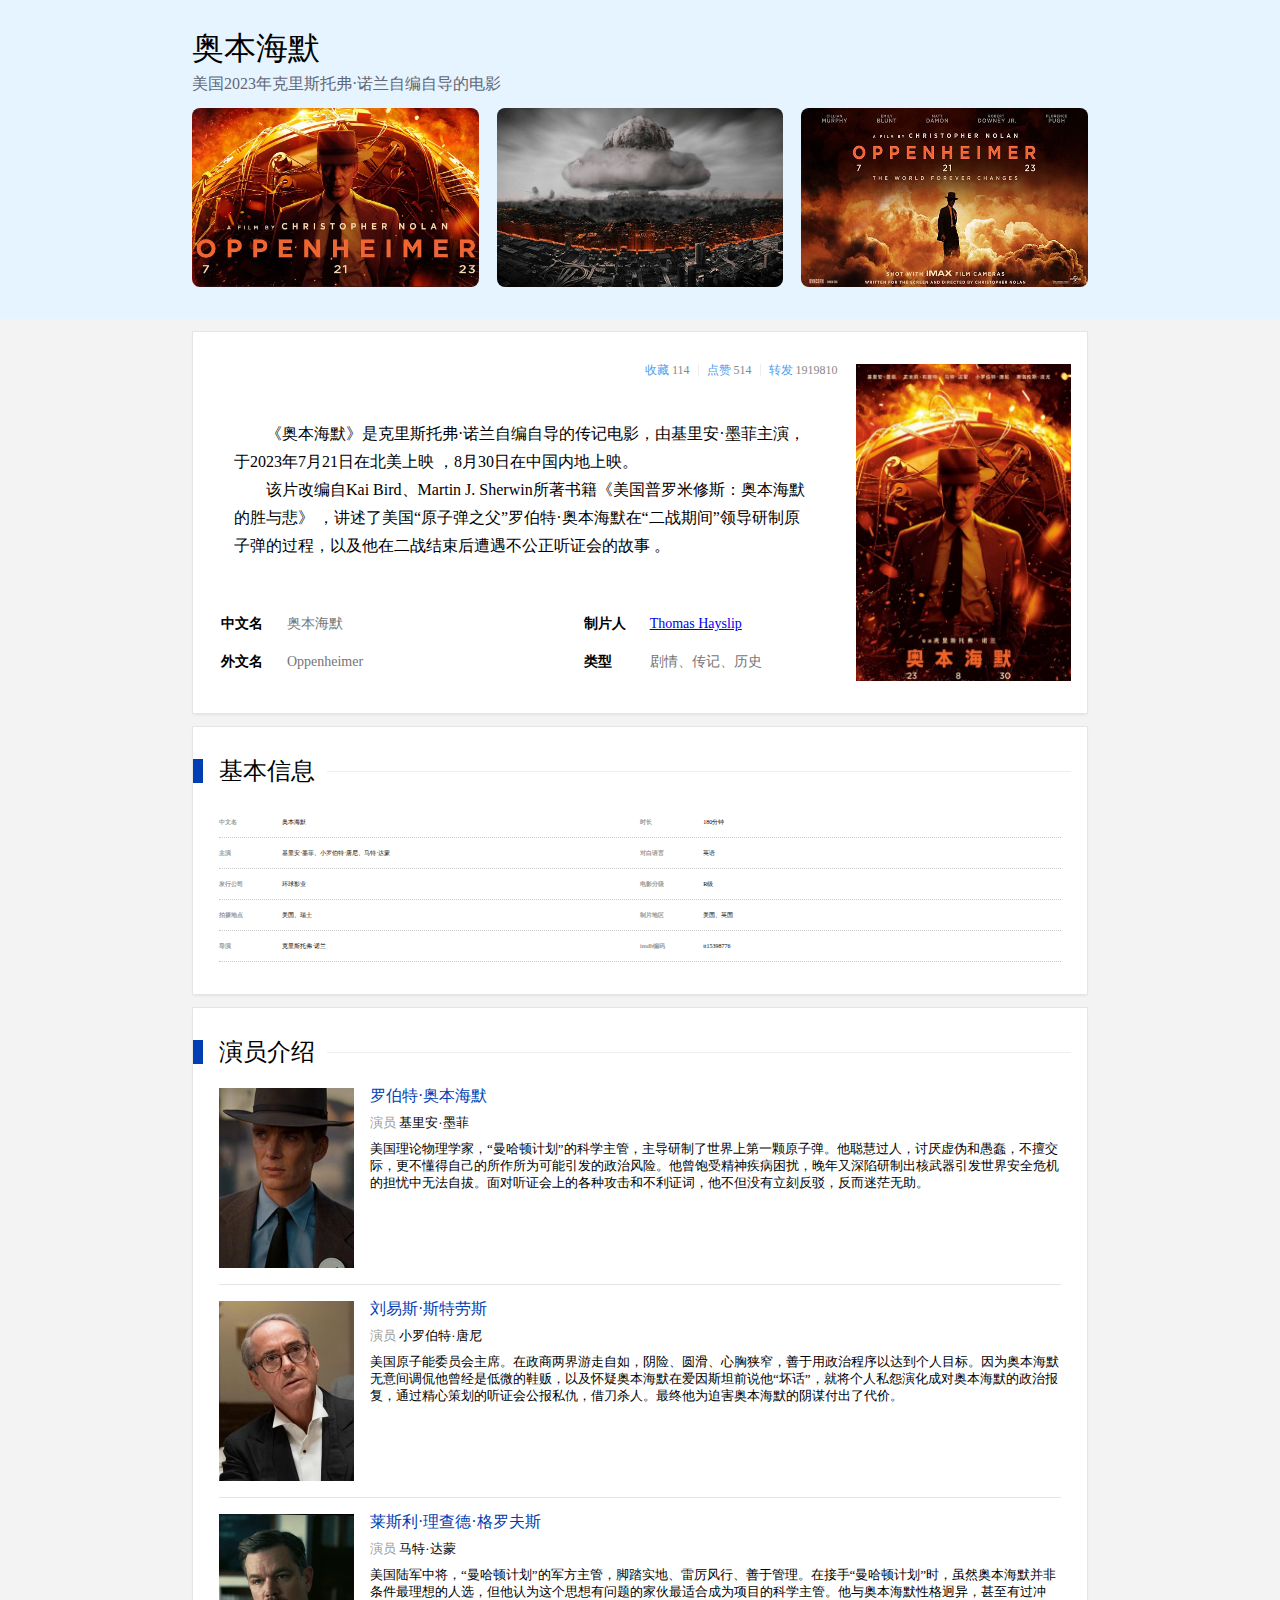
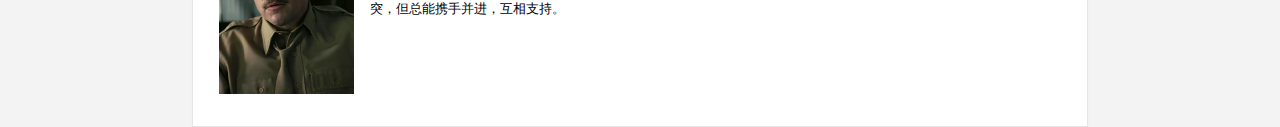
<file: javascript/01 MyFavorityTV/index.html>
<!DOCTYPE html>
<html lang="en">
<head>
    <meta charset="UTF-8">
    <title>我最喜欢的电影——奥本海默</title>
    <link rel="stylesheet" href="./reset.css">
    <link rel="stylesheet" href="style.css">
</head>
<body class="app">
<div class="overview">
    <div class="overview-wrapper">
        <h1 class="title">奥本海默</h1>
        <p class="tip">美国2023年克里斯托弗·诺兰自编自导的电影</p>
        <div class="overview-img">
            <img src="./images/overview_01.jpg" alt="">
            <img src="./images/overview_02.jpg" alt="">
            <img src="./images/overview_03.jpg" alt="">
        </div>
    </div>
</div>

<!-- 主要信息：双栏 -->
<div class="main-content">
    <div class="overall-intro item">
        <div class="overall-intro-text">
            <div class="overall-static">
                <div class="overall-static-item">
                <span class="name">
                收藏
                </span>
                    <span class="num">
                114
                </span>
                </div>
                <div class="overall-static-item">
                <span class="name">
                点赞
                </span>
                    <span class="num">
                514
                </span>
                </div>
                <div class="overall-static-item">
                <span class="name">
                转发
                </span>
                    <span class="num">
                1919810
                </span>
                </div>
            </div>
            <div class="overall-desc">
                <p class="overall-desc-item">
                    《奥本海默》是克里斯托弗·诺兰自编自导的传记电影，由基里安·墨菲主演，于2023年7月21日在北美上映
                    ，8月30日在中国内地上映。
                </p>
                <p class="overall-desc-item">
                    该片改编自Kai Bird、Martin J. Sherwin所著书籍《美国普罗米修斯：奥本海默的胜与悲》
                    ，讲述了美国“原子弹之父”罗伯特·奥本海默在“二战期间”领导研制原子弹的过程，以及他在二战结束后遭遇不公正听证会的故事
                    。
                </p>
            </div>
            <div class="overall-desc-wrapper">
                <div class="row">
                    <div class="row-item">
                        <span class="row-name">中文名</span>
                        <span class="row-data">奥本海默</span>
                    </div>
                    <div class="row-item">
                        <span class="row-name">制片人</span>
                        <span class="row-data">
                    <a href="https://baike.baidu.com/item/Thomas%20Hayslip/60766207?fromModule=lemma_inlink">
                        Thomas Hayslip
                    </a>
                </span>
                    </div>
                </div>
                <div class="row">
                    <div class="row-item">
                        <span class="row-name">外文名</span>
                        <span class="row-data">Oppenheimer</span>
                    </div>
                    <div class="row-item">
                        <span class="row-name">类型</span>
                        <span class="row-data">剧情、传记、历史</span>
                    </div>
                </div>
            </div>
        </div>
        <img class="overall-intro-image" src="./images/main_right.jpg" alt="电影海报">
    </div>

    <!-- 基本信息介绍列表 -->
    <div class="base-intro item">
        <div class="title-wrapper">
            <div class="title">基本信息</div>
            <div class="line"></div>
        </div>
        <div class="content-wrapper">
            <div class="row">
                <div class="col">
                    <span class="row-name">中文名</span>
                    <span class="row-data">奥本海默</span>
                </div>
                <div class="col">
                    <span class="row-name">时长</span>
                    <span class="row-data">180分钟</span>
                </div>
            </div>
            <div class="row">
                <div class="col">
                    <span class="row-name">主演</span>
                    <span class="row-data">基里安·墨菲、小罗伯特·唐尼、马特·达蒙</span>
                </div>
                <div class="col">
                    <span class="row-name">对白语言</span>
                    <span class="row-data">英语</span>
                </div>
            </div>
            <div class="row">
                <div class="col">
                    <span class="row-name">发行公司</span>
                    <span class="row-data">环球影业</span>
                </div>
                <div class="col">
                    <span class="row-name">电影分级</span>
                    <span class="row-data">R级</span>
                </div>
            </div>
            <div class="row">
                <div class="col">
                    <span class="row-name">拍摄地点</span>
                    <span class="row-data">美国、瑞士</span>
                </div>
                <div class="col">
                    <span class="row-name">制片地区</span>
                    <span class="row-data">美国、英国</span>
                </div>
            </div>
            <div class="row">
                <div class="col">
                    <span class="row-name">导演</span>
                    <span class="row-data">克里斯托弗·诺兰</span>
                </div>
                <div class="col">
                    <span class="row-name">imdb编码</span>
                    <span class="row-data">tt15398776</span>
                </div>
            </div>
        </div>
    </div>

    <!-- 演员信息 -->
    <div class="actor-intro item">
        <div class="title-wrapper">
            <div class="title">演员介绍</div>
            <div class="line"></div>
        </div>
        <ul class="actor-list">
            <li class="actor-item">
                <img class="actor-img" src="./images/actor01.jpg" alt="actor1">
                <div class="actor-desc">
                    <div class="role-name">罗伯特·奥本海默</div>
                    <div class="actor-name">
                        <span class="label">演员</span>
                        <span class="name">基里安·墨菲</span>
                    </div>
                    <p class="role-detail">
                        美国理论物理学家，“曼哈顿计划”的科学主管，主导研制了世界上第一颗原子弹。他聪慧过人，讨厌虚伪和愚蠢，不擅交际，更不懂得自己的所作所为可能引发的政治风险。他曾饱受精神疾病困扰，晚年又深陷研制出核武器引发世界安全危机的担忧中无法自拔。面对听证会上的各种攻击和不利证词，他不但没有立刻反驳，反而迷茫无助。
                    </p>
                </div>
            </li>
            <li class="actor-item">
                <img class="actor-img" src="./images/actor02.jpg" alt="actor1">
                <div class="actor-desc">
                    <div class="role-name">刘易斯·斯特劳斯</div>
                    <div class="actor-name">
                        <span class="label">演员</span>
                        <span class="name">小罗伯特·唐尼</span>
                    </div>
                    <p class="role-detail">
                        美国原子能委员会主席。在政商两界游走自如，阴险、圆滑、心胸狭窄，善于用政治程序以达到个人目标。因为奥本海默无意间调侃他曾经是低微的鞋贩，以及怀疑奥本海默在爱因斯坦前说他“坏话”，就将个人私怨演化成对奥本海默的政治报复，通过精心策划的听证会公报私仇，借刀杀人。最终他为迫害奥本海默的阴谋付出了代价。
                    </p>
                </div>
            </li>
            <li class="actor-item">
                <img class="actor-img" src="./images/actor03.jpg" alt="actor1">
                <div class="actor-desc">
                    <div class="role-name">莱斯利·理查德·格罗夫斯</div>
                    <div class="actor-name">
                        <span class="label">演员</span>
                        <span class="name">马特·达蒙</span>
                    </div>
                    <p class="role-detail">
                        美国陆军中将，“曼哈顿计划”的军方主管，脚踏实地、雷厉风行、善于管理。在接手“曼哈顿计划”时，虽然奥本海默并非条件最理想的人选，但他认为这个思想有问题的家伙最适合成为项目的科学主管。他与奥本海默性格迥异，甚至有过冲突，但总能携手并进，互相支持。
                    </p>
                </div>
            </li>
        </ul>
    </div>
</div>

</body>
<script>

</script>
</html>
</file>
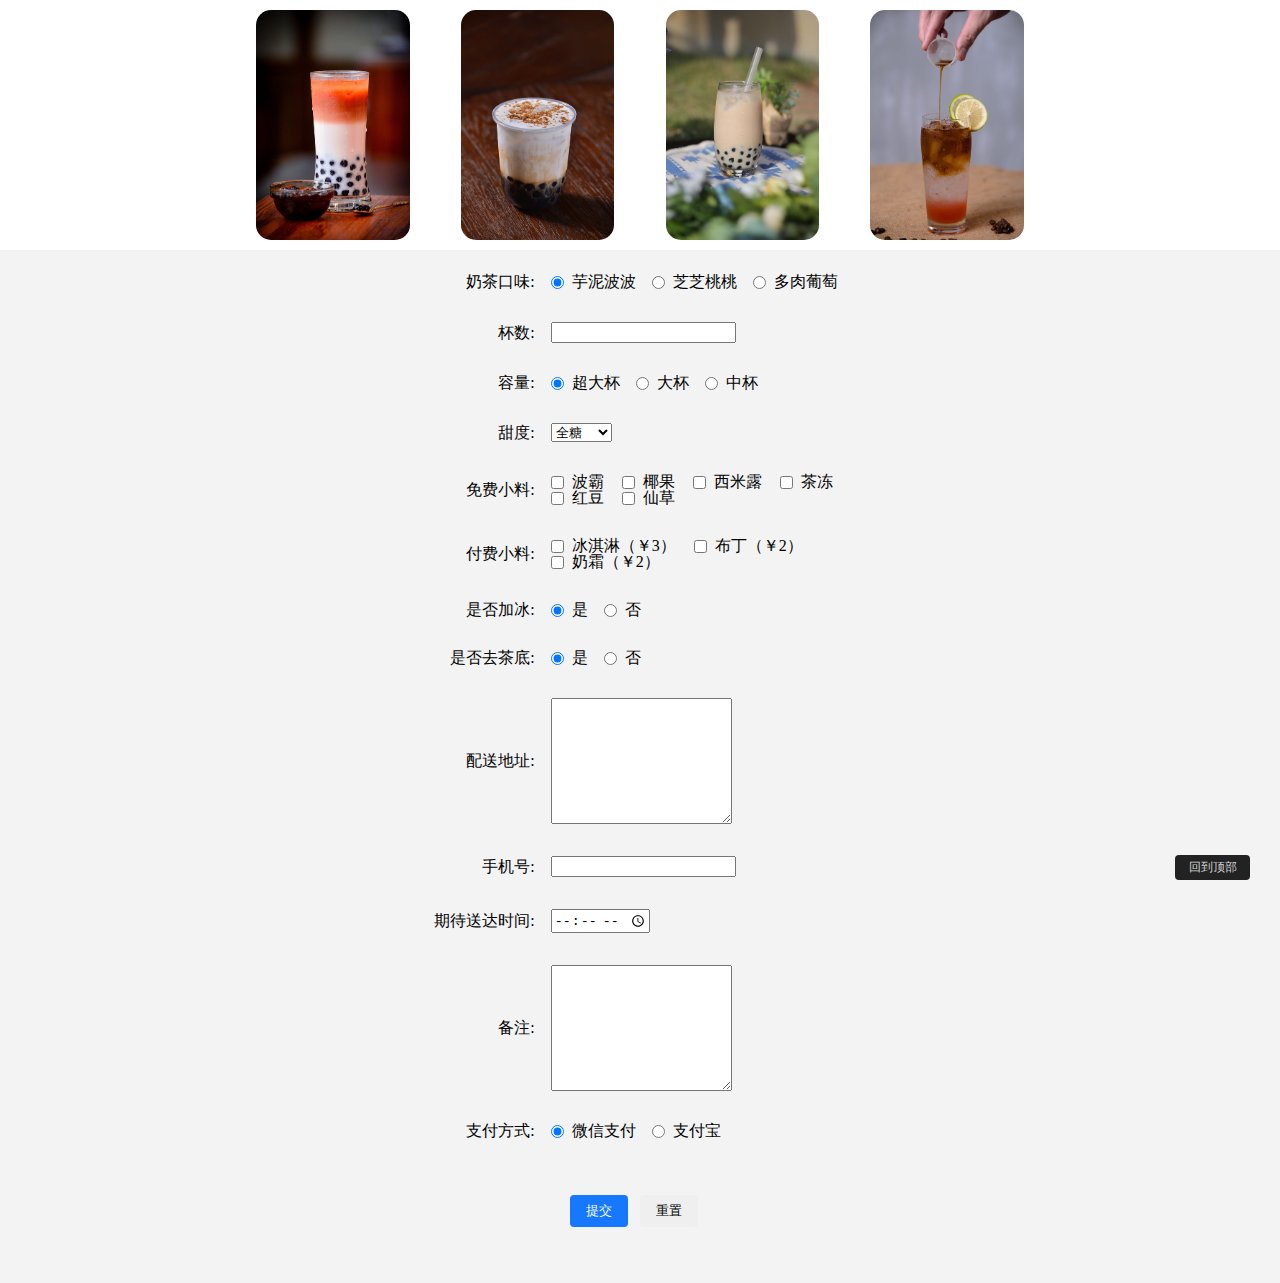
<file: javascript/02 OrderMilkTea/index.html>
<!DOCTYPE html>
<html lang="en">
<head>
    <meta charset="UTF-8">
    <title>甜茶-奶茶预定</title>
    <link rel="stylesheet" href="reset.css">
    <link rel="stylesheet" href="style.css">
</head>
<body>
<div class="main">
    <div class="overview-img-wrapper">
        <img src="./images/mt1.jpg" alt="">
        <img src="./images/mt2.jpg" alt="">
        <img src="./images/mt3.jpg" alt="">
        <img src="./images/mt4.jpg" alt="">
    </div>
    <div class="order-from-wrapper">
        <form id="order-form" class="order-form" method="post" action="">
            <!-- item->(label+element) -->
            <!-- 口味 -->
            <div class="form-item">
                <legend class="form-item-label" for="type">奶茶口味</legend>
                <div class="form-item-control choose-radios">
                    <div class="radio-item">
                        <input type="radio" name="type" id="芋泥波波" value="芋泥波波" checked/>
                        <label class="radio-item-label" for="芋泥波波">芋泥波波</label>
                    </div>
                    <div class="radio-item">
                        <input type="radio" name="type" id="芝芝桃桃" value="芝芝桃桃"/>
                        <label class="radio-item-label" for="芝芝桃桃">芝芝桃桃</label>
                    </div>
                    <div class="radio-item">
                        <input type="radio" name="type" id="多肉葡萄" value="多肉葡萄"/>
                        <label class="radio-item-label" for="多肉葡萄">多肉葡萄</label>
                    </div>
                </div>
            </div>
            <!-- 数量 -->
            <div class="form-item">
                <label class="form-item-label" for="num">杯数</label>
                <div class="form-item-control">
                    <input type="number" id="num" name="num" required/>
                </div>
            </div>
            <!-- 容量 -->
            <div class="form-item">
                <label class="form-item-label" for="size">容量</label>
                <div class="form-item-control choose-radios">
                    <div class="radio-item">
                        <input type="radio" name="size" id="超大杯" value="超大杯" checked required/>
                        <label class="radio-item-label" for="超大杯">超大杯</label>
                    </div>
                    <div class="radio-item">
                        <input type="radio" name="size" id="大杯" value="大杯" required/>
                        <label class="radio-item-label" for="大杯">大杯</label>
                    </div>
                    <div class="radio-item">
                        <input type="radio" name="size" id="中杯" value="中杯" required/>
                        <label class="radio-item-label" for="中杯">中杯</label>
                    </div>
                </div>
            </div>
            <!-- 甜度 -->
            <div class="form-item">
                <label class="form-item-label" for="sugar">甜度</label>
                <div class="form-item-control">
                    <select name="sugar" required>
                        <option value="无糖">无糖</option>
                        <option value="三分糖">三分糖</option>
                        <option value="五分糖">五分糖</option>
                        <option value="全糖" selected>全糖</option>
                    </select>
                </div>
            </div>
            <!-- 免费小料 -->
            <div class="form-item">
                <legend class="form-item-label" for="snack-free">免费小料</legend>
                <div class="form-item-control">
                    <div class="checkbox-item">
                        <input type="checkbox" name="snack-free" id="波霸" value="波霸" />
                        <label class="checkbox-item-label" for="波霸">波霸</label>
                    </div>
                    <div class="checkbox-item">
                        <input type="checkbox" name="snack-free" id="椰果" value="椰果" />
                        <label class="checkbox-item-label" for="椰果">椰果</label>
                    </div>
                    <div class="checkbox-item">
                        <input type="checkbox" name="snack-free" id="西米露" value="西米露" />
                        <label class="checkbox-item-label" for="西米露">西米露</label>
                    </div>
                    <div class="checkbox-item">
                        <input type="checkbox" name="snack-free" id="茶冻" value="茶冻" />
                        <label class="checkbox-item-label" for="茶冻">茶冻</label>
                    </div>
                    <div class="checkbox-item">
                        <input type="checkbox" name="snack-free" id="红豆" value="红豆" />
                        <label class="checkbox-item-label" for="红豆">红豆</label>
                    </div>
                    <div class="checkbox-item">
                        <input type="checkbox" name="snack-free" id="仙草" value="仙草" />
                        <label class="checkbox-item-label" for="仙草">仙草</label>
                    </div>
                </div>
            </div>
            <!-- 付费小料 -->
            <div class="form-item">
                <legend class="form-item-label">付费小料</legend>
                <div class="form-item-control">
                    <div class="checkbox-item">
                        <input type="checkbox" name="snack" id="冰淇淋（￥4）" value="冰淇淋（￥4）" />
                        <label class="checkbox-item-label" for="冰淇淋（￥4）">冰淇淋（￥3）</label>
                    </div>
                    <div class="checkbox-item">
                        <input type="checkbox" name="snack" id="布丁（￥3）" value="布丁（￥3）" />
                        <label class="checkbox-item-label" for="布丁（￥3）">布丁（￥2）</label>
                    </div>
                    <div class="checkbox-item">
                        <input type="checkbox" name="snack" id="奶霜（￥2）" value="奶霜（￥2）" />
                        <label class="checkbox-item-label" for="奶霜（￥2）">奶霜（￥2）</label>
                    </div>
                </div>
            </div>
            <!-- 加冰 -->
            <div class="form-item">
                <label class="form-item-label" for="ice">是否加冰</label>
                <div class="form-item-control choose-radios">
                    <div class="radio-item">
                        <input type="radio" name="ice" id="是" value="是" checked required/>
                        <label class="radio-item-label" for="是">是</label>
                    </div>
                    <div class="radio-item">
                        <input type="radio" name="ice" id="否" value="否" required/>
                        <label class="radio-item-label" for="否">否</label>
                    </div>
                </div>
            </div>
            <!-- 去茶底 -->
            <div class="form-item">
                <legend class="form-item-label" for="remove-tea">是否去茶底</legend>
                <div class="form-item-control choose-radios">
                    <div class="radio-item">
                        <input type="radio" name="remove-tea" id="是" value="是" checked required/>
                        <label class="radio-item-label" for="是">是</label>
                    </div>
                    <div class="radio-item">
                        <input type="radio" name="remove-tea" id="否" value="否" required/>
                        <label class="radio-item-label" for="否">否</label>
                    </div>
                </div>
            </div>
            <!-- 地址 -->
            <div class="form-item">
                <label class="form-item-label" for="address">配送地址</label>
                <div class="form-item-control">
                    <textarea name="address" rows="8" required></textarea>
                </div>
            </div>
            <!-- 手机号 -->
            <div class="form-item">
                <label class="form-item-label" for="phone">手机号</label>
                <div class="form-item-control">
                    <input name="phone" type="tel" required/>
                </div>
            </div>
            <!-- 配送时间 -->
            <div class="form-item">
                <label class="form-item-label" for="time">期待送达时间</label>
                <div class="form-item-control">
                    <input name="time" type="time" required />
                </div>
            </div>
            <!-- 备注 -->
            <div class="form-item">
                <label class="form-item-label" for="comment">备注</label>
                <div class="form-item-control">
                    <textarea name="comment" rows="8"></textarea>
                </div>
            </div>
            <!-- 支付方式 -->
            <div class="form-item">
                <label class="form-item-label" for="pay-type">支付方式</label>
                <div class="form-item-control">
                    <div class="radio-item">
                        <input type="radio" name="pay-type" id="微信支付" value="微信支付" checked required/>
                        <label class="radio-item-label" for="微信支付">微信支付</label>
                    </div>
                    <div class="radio-item">
                        <input type="radio" name="pay-type" id="支付宝" value="支付宝" required/>
                        <label class="radio-item-label" for="支付宝">支付宝</label>
                    </div>
                </div>
            </div>
            <div class="form-item btn-wrapper">
                <button class="btn primary" type="submit">
                    提交
                </button>
                <button class="btn" type="reset">
                    重置
                </button>
            </div>
        </form>
    </div>
</div>
<div class="scroll-to-top">
    回到顶部
</div>
<script src="./index.js"></script>
</body>
</html>
</file>
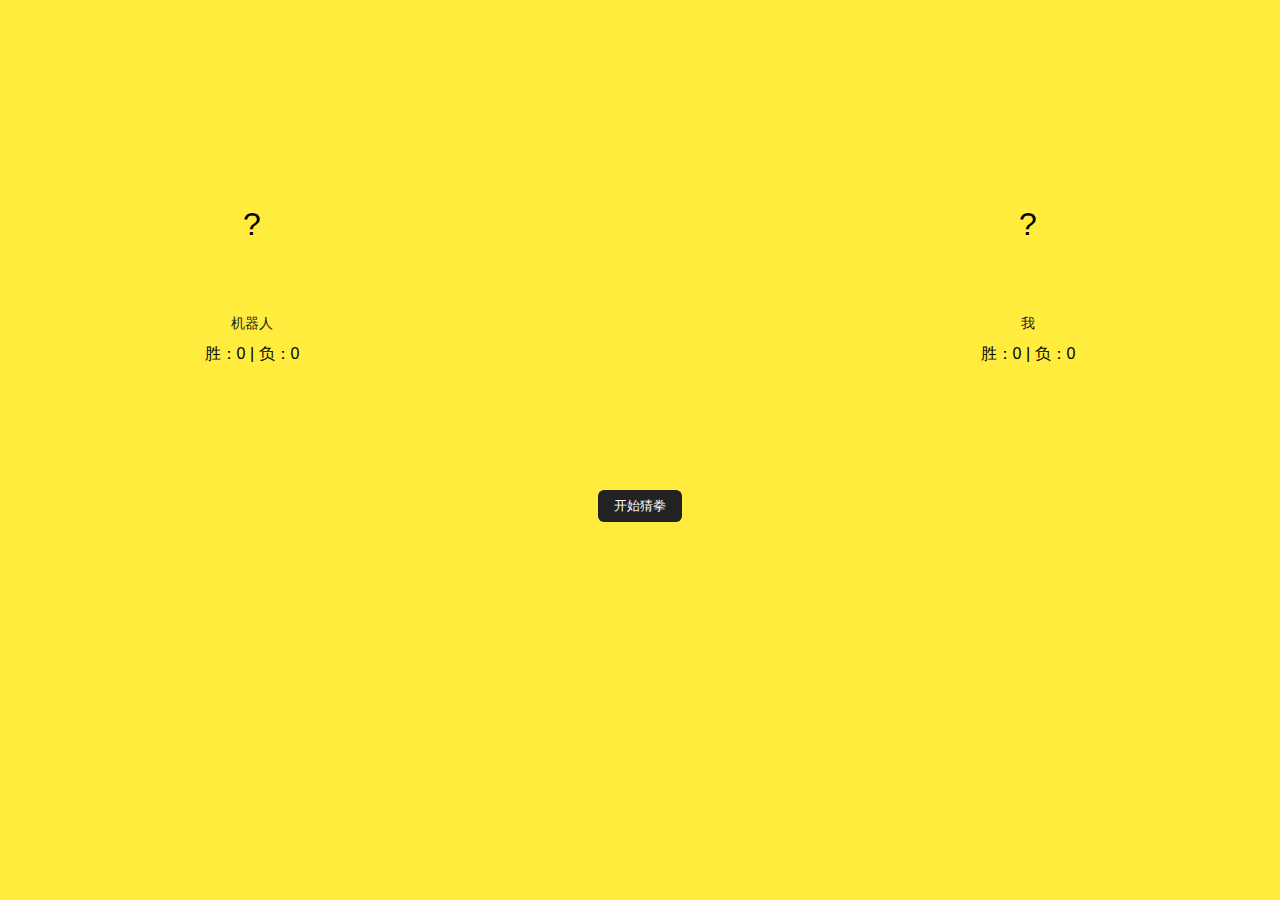
<file: javascript/03 RockPaperScissors/index.html>
<!DOCTYPE html>
<html lang="en">
<head>
    <meta charset="UTF-8">
    <meta name="viewport" content="width=device-width, initial-scale=1.0">
    <title>石头剪刀布猜拳</title>
    <link rel="stylesheet" href="./reset.css">
    <link rel="stylesheet" href="./style.css">
</head>
<body>
<div id="main">
    <p class="round"></p>
    <div class="game">
        <div class="computer player">
            <div class="gesture">
                <span class="pending">?</span>
                <!-- <img class="computer-img" src="./images/paper.png" alt=""> -->
            </div>
            <p class="name">
                机器人
            </p>
            <p class="score">
                胜：0 | 负：0
            </p>
        </div>
        <div class="my player">
            <div class="gesture">
                <span class="pending">?</span>
                <!-- <img class="my-img" src="./images/rock.png" alt=""> -->
            </div>
            <p class="name">
                我
            </p>
            <p class="score">
                胜：0 | 负：0
            </p>
        </div>
    </div>
    <!-- 计分器 -->
    <div class="result-of-this-round"></div>
    <div class="result-of-total-round"></div>
    <div class="start-this-round">
        <button id="start-this-round-btn" class="btn">开始猜拳</button>
    </div>
</div>
<dialog id="select-dialog">
    <form id="select-form">
        <p class="row">
<!--            <label for="gesture">-->
            <label>
                选择出拳：
            </label>
            <select name="gesture" id="gesture-select">
                <option value="rock">石头</option>
                <option value="scissor">剪刀</option>
                <option value="paper">布</option>
            </select>
        </p>
        <p class="row">
            <button class="btn" type="submit" id="submit-select">确定</button>
        </p>
    </form>
</dialog>
<script src="./index.js"></script>
</body>
</html>
</file>
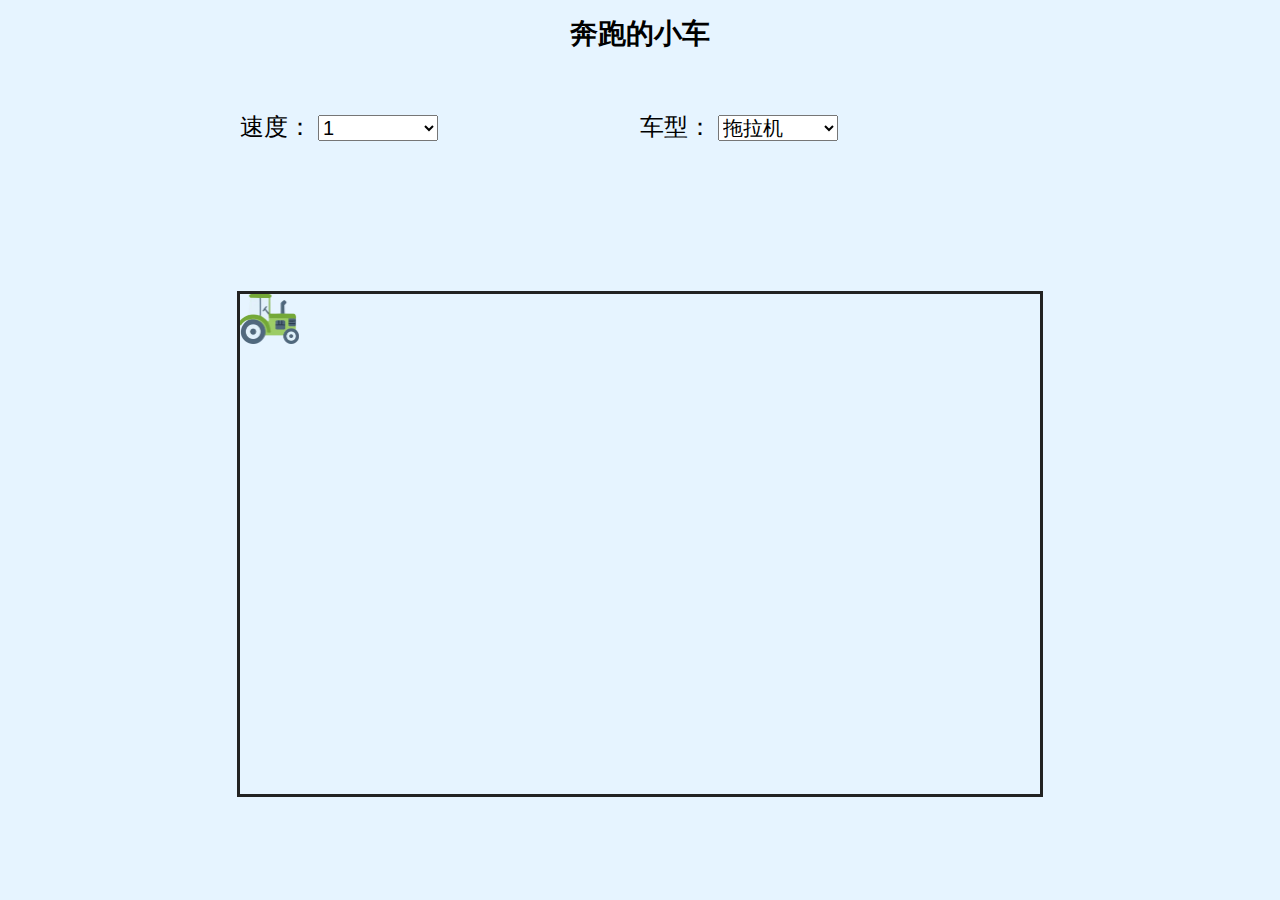
<file: javascript/04 MovingCar/index.html>
<!DOCTYPE html>
<html lang="en">
<head>
    <meta charset="UTF-8">
    <title>奔跑的小车车</title>
    <link rel="stylesheet" href="reset.css">
    <link rel="stylesheet" href="style.css">
</head>
<body>
<div class="main">
    <div class="game-title">奔跑的小车</div>
    <div class="control">
        <div class="control-panel">
            <div class="control-item">
                <label for="speed">速度：</label>
                <select name="speed" id="speed">
                    <option value="1">1</option>
                    <option value="2">2</option>
                    <option value="3">3</option>
                    <option value="4">4</option>
                    <option value="5">5</option>
                    <option value="6">6</option>
                    <option value="7">7</option>
                    <option value="8">8</option>
                    <option value="9">9</option>
                    <option value="10">10</option>
                </select>
            </div>
            <div class="control-item">
                <label for="carType">车型：</label>
                <select name="carType" id="carType">
                    <option value="tractors">拖拉机</option>
                    <option value="truck">卡车</option>
                    <option value="motor">摩托车</option>
                    <option value="roadster">跑车</option>
                    <option value="electricMotor">电动车</option>
                    <option value="bike">自行车</option>
                </select>
            </div>
        </div>
    </div>
    <div class="game">
        <div class="game-map">
            <img class="car" src="./images/car1.webp" alt="car image">
        </div>
    </div>
</div>
<script src="./index.js"></script>
</body>
</html>
</file>
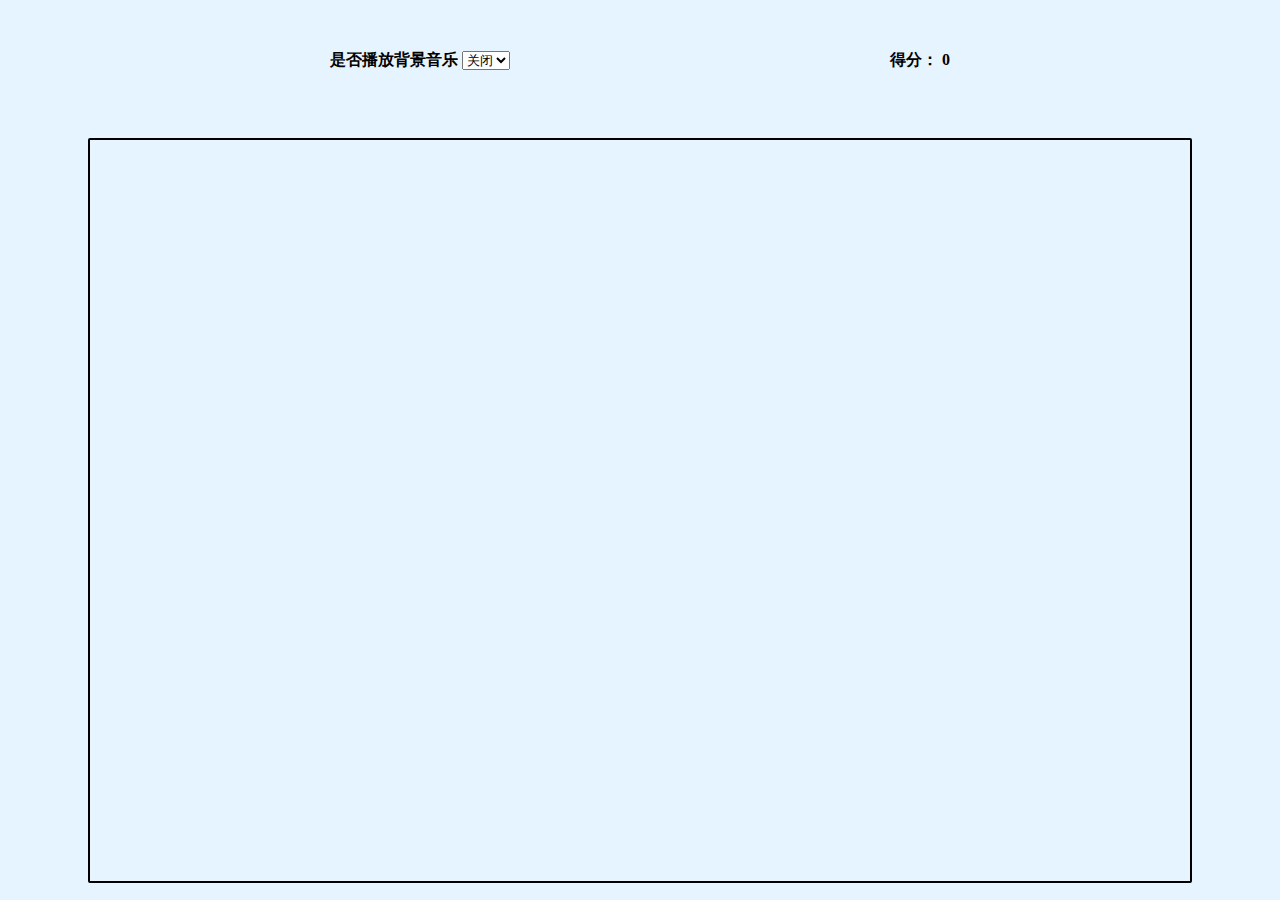
<file: javascript/05 RunningTrain/index.html>
<!DOCTYPE html>
<html lang="en">
<head>
    <meta charset="UTF-8">
    <title>火车快跑🚆</title>
    <link rel="stylesheet" href="./reset.css">
    <link rel="stylesheet" href="./style.css">
</head>
<body>
<div class="main">
    <div class="control-panel">
        <div class="control-item">
            <label for="playBGM">
                是否播放背景音乐
                <select id="playBGM">
                    <option value="on">开启</option>
                    <option value="off" selected>关闭</option>
                </select>
            </label>
        </div>
        <div class="control-item">
            <label for="score">
                得分：
                <span class="score" id="score">0</span>
            </label>
        </div>
    </div>

    <div class="game">
        <div class="game-map">
            <!-- 火车默认长度3 -->
            <div class="train-node">
                <ul class="window-list">
                    <li class="window-item"></li>
                    <li class="window-item"></li>
                </ul>
                <div class="line"></div>
            </div>
            <div class="train-node">
                <ul class="window-list">
                    <li class="window-item"></li>
                    <li class="window-item"></li>
                </ul>
                <div class="line"></div>
            </div>
            <div class="train-node train-head">
                <ul class="window-list">
                    <li class="window-item"></li>
                    <li class="window-item"></li>
                </ul>
                <div class="line"></div>
            </div>
<!--            <img class="bonus" src="./images/bonus.png" alt="bonus">-->
        </div>

    </div>
</div>
<audio id="bgm" src="./audios/bgm.mp3" loop></audio>
<script src="./index.js"></script>
</body>
</html>
</file>
<file: javascript/01 MyFavorityTV/style.css>
/* 全局 */
body {
    background: #f3f3f3;
    min-width: 1200px;
    /*margin: 0 auto;*/
}


/* 概览图 */
.overview {
    background: #e6f4ff;
    padding: 32px 0px;
}

.overview-wrapper {
    width: 70%;
    margin: 0 auto;
}

.title {
    font-size: 200%;
}

.tip {
    margin-top: 12px;
    color: #626675;
}

.overview-img {
    display: flex;
    justify-content: space-between;
}

.overview-img img {
    flex-basis: 32%;
    width: 0;
    margin-top: 16px;
    /*margin-bottom: 24px;*/
    border-radius: 8px;
}

/* 中间部分 */

.main-content {
    width: 70%;
    /*background: rgba(255, 255, 255, 0.9);*/
    margin: 0 auto;
}

.main-content .item {
    background-color: #fff;
    border: solid 1px #e5e5e5;
    box-shadow: 0 2px 3px -2px #d5d5d5;
    padding: 32px 16px;
    margin-top: 12px;
}

.main-content .overall-intro {
    display: flex;
}

.main-content .overall-intro .overall-intro-text {
    margin-right: 18px;
}

/* 介绍统计 */
.overall-static {
    display: flex;
    justify-content: flex-end;
    font-size: 12px;
    margin-bottom: 24px;
}

.overall-static .overall-static-item {
    margin-left: 8px;
}


/* 不是最后一子元素 */
.main-content .overall-intro .overall-static .overall-static-item:not(:last-child) {
    border-right: 1px solid #eee;
    padding-right: 8px;
}

.main-content .overall-intro .overall-static .overall-static-item .name {
    color: #519cea;
    font-weight: 500;
}

.main-content .overall-intro .overall-static .overall-static-item .num {
    color: #888;
}

/* 介绍文字描述 */
.main-content .overall-desc {
    padding: 20px 25px;
    text-indent: 4ch;
}


.main-content p {
    font-size: 16px;
    line-height: 28px;
}

.overall-desc-wrapper {
    margin-top: 25px;
}

/* 介绍图片 */
.main-content .overall-intro .overall-intro-image {
    flex-basis: 25%;
    flex-shrink: 0;
    width: 0px;
}

/* 信息表格 */
.row {
    display: flex;
    justify-content: space-between;
    font-size: 14px;
    padding: 12px;
}

.row-item {
    display: flex;
    vertical-align: baseline;
    /* 划分flex的比例 */
    flex-basis: 40%;
}

.row-name {
    font-weight: bold;
    flex-basis: 30%;
    margin: 0;
    padding: 0;
    border: 0;
}

.row-data {
    color: #747474;
    flex-basis: 80%;
}

/* 基本信息 */
.main-content .title-wrapper {
    /* 使用一个宽的边线展示出蓝色方块 */
    border-left: 10px solid #003eb3;
    margin: 0px -16px;
    padding: 0px 16px;
    display: flex;
    align-items: center;
}

.main-content .title-wrapper .title {
    font-size: 150%;
}

.main-content .line {
    flex-grow: 1;
    background: #eee;
    height: 1px;
    margin-left: 12px;
}

.main-content .base-intro .content-wrapper {
    margin-top: 24px;
    padding: 0px 10px;
}

/* 配置每行灰色线 */
.main-content .base-intro .content-wrapper .row {
    display: flex;
    font-size: 6px;
    padding: 12px 0px;
    border-bottom: 1px dotted #ccc;
}

.main-content .base-intro .content-wrapper .row .col {
    flex-basis: 50%;
    display: flex;
}

.main-content .base-intro .content-wrapper .row .col .row-name {
    color: #999;
    font-weight: bold;
    width: 80px;
    flex-basis: 15%;
}

.main-content .base-intro .content-wrapper .row .col .row-data {
    color: #000;
}

/* 演员信息 */
.main-content .actor-intro .actor-list {
    margin-top: 24px;
    padding: 0px 10px;
}

.main-content .actor-intro .actor-list .actor-item {
    display: flex;
    align-items: start;
}

.main-content .actor-intro .actor-list .actor-item:not(:last-child) {
    padding-bottom: 16px;
    margin-bottom: 16px;
    border-bottom: 1px solid #e4e4e4;
}

.main-content .actor-intro .actor-list .actor-item .actor-img {
    width: 135px;
}

.main-content .actor-intro .actor-list .actor-item .actor-desc {
    margin-left: 16px;
}

.main-content .actor-intro .actor-list .actor-item .actor-desc .role-name {
    color: #003eb3;
    font-weight: 500;
    margin-bottom: 12px;
}

.main-content .actor-intro .actor-list .actor-item .actor-desc .actor-name {
    font-size: 13px;
    margin-bottom: 12px;
}

.main-content .actor-intro .actor-list .actor-item .actor-desc .actor-name .label {
    color: #999;
}

.main-content .actor-intro .actor-list .actor-item .actor-desc .role-detail {
    font-size: 13px;
    line-height: 1.3;
}
</file>
<file: javascript/02 OrderMilkTea/style.css>
/* 样式重置 */
body {
    font-size: 16px;
}

input {
    margin: 0;
}


/* 顶部和背景图 */
.overview-img-wrapper {
    display: flex;
    width: 60%;
    margin: 10px auto;
    /* 等分放大缩小 */
    flex-grow: 1;
    justify-content: space-between;
}

.overview-img-wrapper img {
    width: 0;
    flex-basis: 20%;
    border-radius: 15px;
    /* 配置使用动画类型 */
    transition: transform 0.3s ease;
}

.overview-img-wrapper img:hover {
    transform: rotate(18deg);
}

/* 表单 */
.order-from-wrapper {
    background-color: #f3f3f3;
    padding: 24px 0;
    display: flex;
    justify-content: center;
    /*align-items: center;*/
}

.order-from-wrapper .order-form {
    width: auto;
}

.order-from-wrapper .order-form .form-item {
    display: flex;
    align-items: center;
    margin-bottom: 32px;
}

/* 表单label */
.order-from-wrapper .order-form .form-item .form-item-label {
    margin-right: 16px;
    flex-basis: 30%;
    /* 要求右对齐 */
    text-align: right;
    flex-shrink: 0;
}

.order-from-wrapper .order-form .form-item .form-item-label::after {
    content: ": ";
}

/* 输入单选类型 */
.order-from-wrapper .order-form .form-item .form-item-control {
    display: flex;
    flex-wrap: wrap;
}

.choose-radios {
    display: flex;
}

.radio-item {
    display: flex;
    align-items: center;
    margin-right: 8px;
}

/* 输入复选框 */
.radio-item .radio-item-label, .checkbox-item .checkbox-item-label {
    padding: 0 8px;
}

.checkbox-item {
    display: flex;
    align-items: center;
    margin-right: 10px;
}

/* 按钮 */
.btn-wrapper {
    justify-content: center;
    padding-top: 24px;
}

.btn-wrapper .btn.primary {
    background-color: #1677ff;
    color: #fff;
}

.btn-wrapper .btn {
    height: 32px;
    padding: 4px 15px;
    border-radius: 4px;
    margin-right: 12px;
    border: 1px solid transparent;
    outline: none;
    cursor: pointer;
}

/* 回到顶部 */
.scroll-to-top {
    position: fixed;
    right: 30px;
    bottom: 20px;
    width: 75px;
    height: 25px;
    line-height: 25px;
    text-align: center;
    border-radius: 4px;
    font-size: 12px;
    cursor: pointer;
    color: lightgrey;
    background: #222222;
}
</file>
<file: javascript/03 RockPaperScissors/style.css>
html, body {
    height: 100%;
}

body {
    background-color: #ffec3d;
    font-family: "Hiragino Sans GB", "Microsoft YaHei", "WenQuanYi Micro Hei", sans-serif;
}

.btn {
    height: 32px;
    padding: 4px 15px;
    border-radius: 6px;
    border: 1px solid transparent;
    outline: none;
    cursor: pointer;
    color: #fff;
}

#main {
    display: flex;
    flex-direction: column;
    align-items: center;
    padding-top: 64px;
}

#main .round {
    font-size: 32px;
    color: #222;
    font-weight: 500;
}

#main .game {
    width: 70%;
    display: flex;
    justify-content: space-between;
    align-items: center;
    margin-top: 100px;
}

#main .game .player {
    display: flex;
    flex-direction: column;
    align-items: center;
    justify-content: center;
}

#main .game .player .gesture {
    height: 120px;
    width: 120px;
    display: flex;
    align-items: center;
    justify-content: center;
}

#main .game .player .name {
    color: #222;
    font-size: 14px;
    margin-top: 32px;
}

#main .game .player .score {
    margin-top: 16px;
    font-weight: 500;
}

#main .game .computer .computer-img {
    transform: rotate(45deg);
}

#main .game .my .my-img {
    transform: scaleX(-1) rotate(45deg);
}

#main .game .pending {
    font-size: 32px;
    font-weight: 500;
}

#select-dialog {
    border-radius: 8px;
    padding: 16px;
    width: 300px;
}

#select-dialog::backdrop {
    background-color: rgba(0, 0, 0, .45);
}

#select-dialog .row {
    display: flex;
    justify-content: center;
    align-items: center;
}

#select-dialog .row select {
    padding: 4px 12px;
    border-radius: 4px;
}

#select-dialog .row:not(:last-child) {
    margin-bottom: 12px;
}

#submit-select {
    background-color: #1677ff;
}

.start-this-round {
    margin-top: 32px;
}

#start-this-round-btn {
    background-color: #222;
    font-weight: 500;
}

.result-of-this-round {
    margin-top: 32px;
    font-weight: 400;
}

.result-of-total-round {
    margin-top: 64px;
    font-size: 22px;
    font-weight: bold;
}
</file>
<file: javascript/04 MovingCar/style.css>
/* 初始化整个DOM */
html, body {
    height: 100%;
}

/* 主界面 */
.main {
    height: 100%;
    display: flex;
    flex-direction: column;
    background-color: #e6f4ff;
}

/* 标题 */
.main .game-title {
    display: flex;
    justify-content: center;
    font-size: 28px;
    font-weight: bold;
    margin: 20px auto;
}

/* 控制元素选择 */
.main .control {
    display: flex;
    flex-basis: 120px;
    align-items: center;
    justify-content: space-evenly;
    font-size: 24px;
}

.main .control .control-panel {
    display: flex;
    width: 800px;
}

.main .control .control-panel .control-item {
    flex-grow: 1;
}

.main .control .control-panel .control-item select {
    width: 120px;
    font-size: 20px;
}


/* game区域 */
.main .game {
    display: flex;
    /* 能放大 */
    flex-grow: 1;
    /* ??? */
    justify-content: center;
    align-items: center;
}

.main .game .game-map {
    height: 500px;
    width: 800px;
    position: relative;
    border: 3px solid #222;
}

.main .game .game-map .car {
    height: 50px;
    position: absolute;
    left: 0;
    top: 0;
}

/* 车移动动画：瞬间旋转 */
.main .game .game-map .car-right {
    transform: rotate(0deg);
}

.main .game .game-map .car-up {
    transform: rotate(-90deg);
}

.main .game .game-map .car-down {
    transform: rotate(90deg);
}

.main .game .game-map .car-left {
    transform: scale(-1, 1);
}
</file>
<file: javascript/05 RunningTrain/style.css>
html, body {
    height: 100%;
}

/* 主界面 */
.main {
    display: flex;
    height: 100%;
    flex-direction: column;
    justify-content: center;
    align-items: center;
    background-color: #e6f4ff;
}

/* 控制面板 */
.main .control-panel {
    display: flex;
    width: 1000px;
    flex-basis: 120px;
    justify-content: center;
    align-items: center;
}

.main .control-panel .control-item {
    display: flex;
    /* 配置居中 */
    flex-grow: 1;
    font-size: 16px;
    font-weight: bold;
    justify-content: space-evenly;
    align-items: center;
}

/* 游戏 */
.main .game {
    display: flex;
    /* 默认放大game渔区域 */
    flex-grow: 1;
    justify-content: center;
    align-items: center;
}

.main .game .game-map {
    display: flex;
    height: 95%;
    width: 1100px;
    position: relative;
    border: 2px solid #000;
    border-radius: 2px;
}

/* 奖励食物 */
.bonus {
    width: 32px;
    position: absolute;
}
</file>
